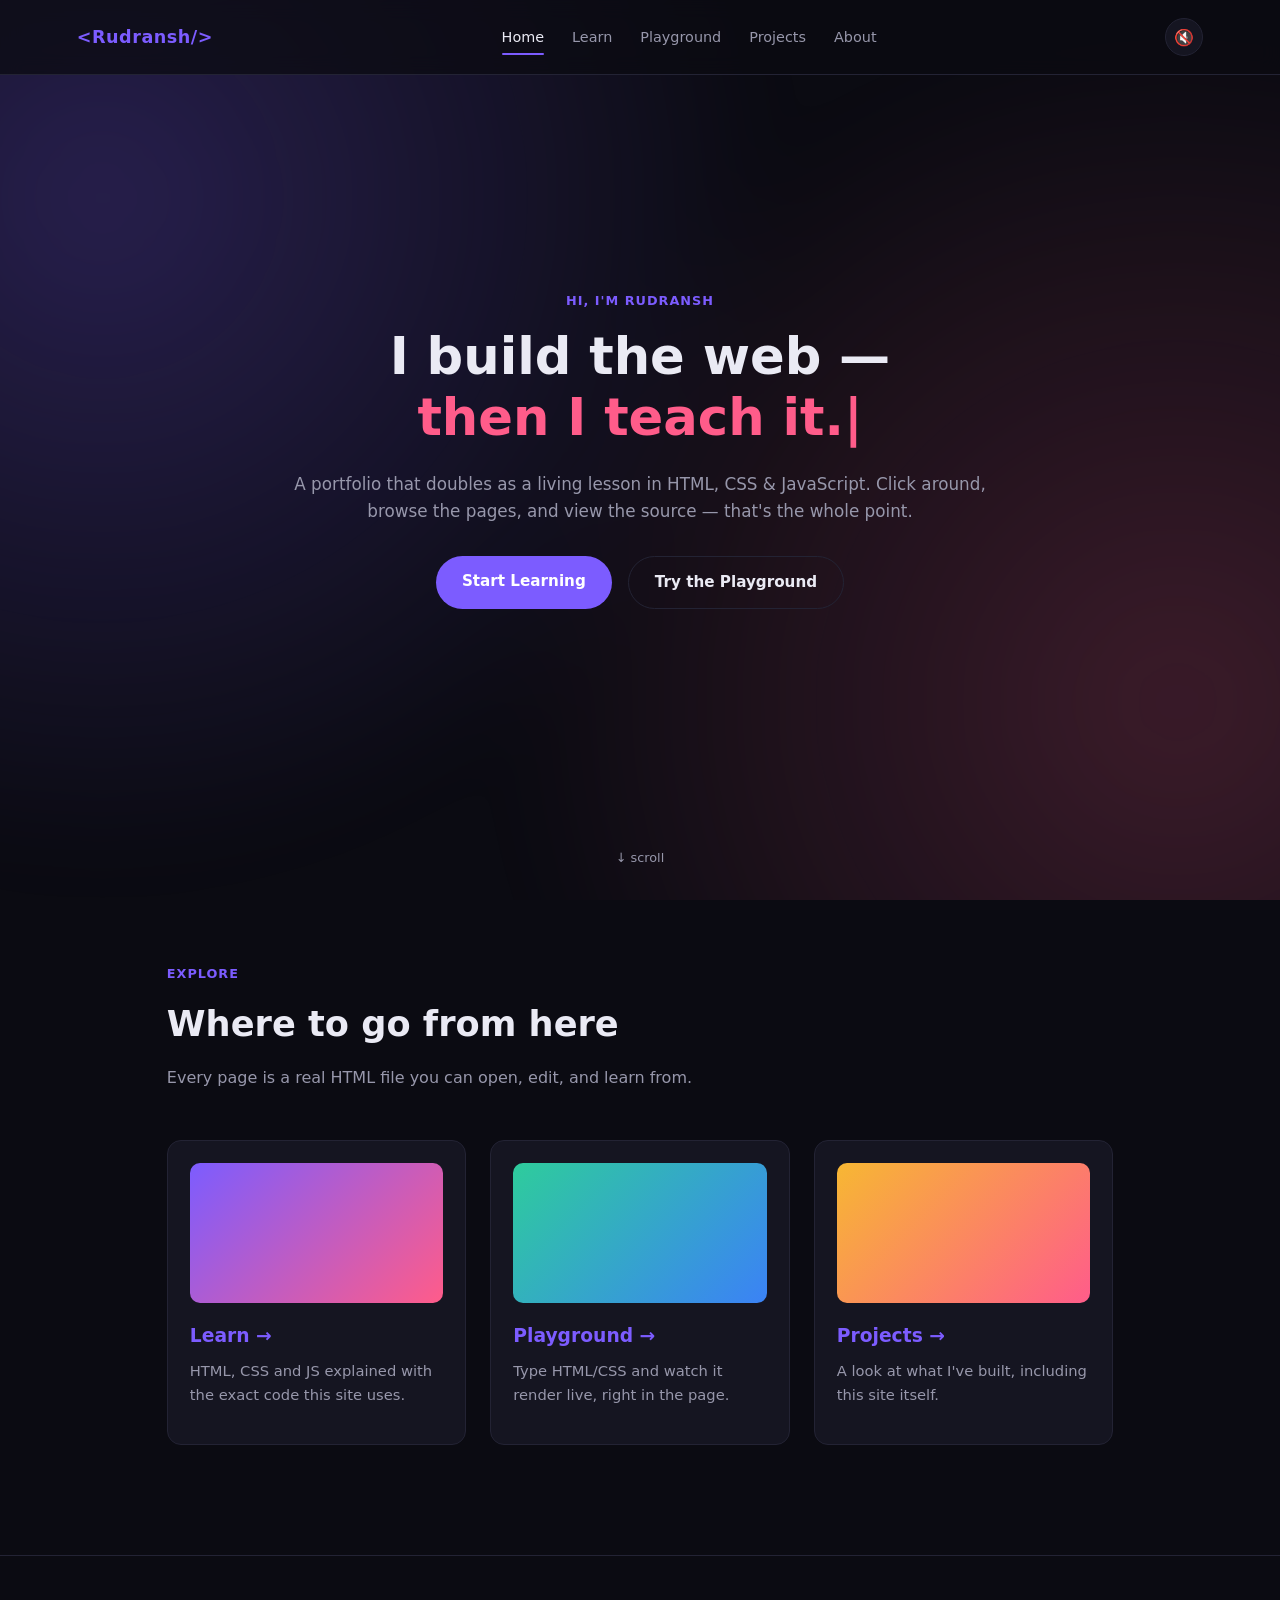
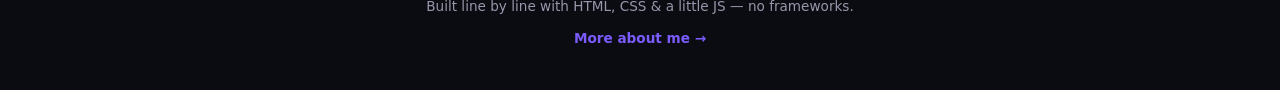
<file: index.html>
<!-- ============================================================
     HOME PAGE
     This is the entry point of the site (the file browsers load
     by default). Every page shares the same <nav> and links out
     to style.css and script.js, so changes there affect all pages.
     ============================================================ -->
<!DOCTYPE html>
<html lang="en">
<head>
  <!-- Metadata: info ABOUT the page, not shown on screen -->
  <meta charset="UTF-8">
  <meta name="viewport" content="width=device-width, initial-scale=1.0"> <!-- makes the page responsive on mobile -->
  <title>Rudransh — Code &amp; Teach</title> <!-- shown in the browser tab -->
  <link rel="stylesheet" href="style.css"> <!-- shared styling for every page -->
  <link rel="icon" href="icon.png" type="image/x-icon"> <!-- the small tab icon -->
</head>
<body data-page="home"> <!-- data-page is a custom attribute; script.js could use it to know which page it's on -->

<!-- Shared navigation bar. It's fixed to the top (see .navbar in style.css)
     and repeated, unchanged, at the top of every page for consistency. -->
<nav class="navbar">
  <a href="index.html" class="logo">&lt;Rudransh/&gt;</a>
  <ul class="nav-links">
    <li><a href="index.html">Home</a></li>
    <li><a href="learn.html">Learn</a></li>
    <li><a href="playground.html">Playground</a></li>
    <li><a href="projects.html">Projects</a></li>
    <li><a href="about.html">About</a></li>
  </ul>
  <button id="music-toggle" class="music-btn" title="Toggle background music" aria-label="Toggle background music">🔇</button>
</nav>

<!-- HERO: the big introduction section. <header> is the semantic tag for
     introductory content, distinct from <nav> above it. -->
<header class="hero">
  <div class="hero-bg"></div> <!-- purely decorative gradient background, animated in CSS -->
  <div class="hero-content">
    <p class="eyebrow">Hi, I'm Rudransh</p>
    <h1>I build the web —<br><span id="typed" class="typed"></span><span class="cursor">|</span></h1>
    <p class="hero-sub">A portfolio that doubles as a living lesson in HTML, CSS &amp; JavaScript. Click around, browse the pages, and view the source — that's the whole point.</p>
    <div class="hero-buttons">
      <a href="learn.html" class="btn btn-primary">Start Learning</a>
      <a href="playground.html" class="btn btn-outline">Try the Playground</a>
    </div>
  </div>
  <div class="scroll-hint">↓ scroll</div>
</header>

<!-- "Explore" section: three cards that double as navigation to the
     other pages. Notice each card is an <a> (link), not a <div> —
     that's what makes the whole card clickable, not just the text. -->
<section class="section">
  <div class="section-head">
    <span class="tag">Explore</span>
    <h2>Where to go from here</h2>
    <p>Every page is a real HTML file you can open, edit, and learn from.</p>
  </div>
  <div class="project-grid"> <!-- CSS Grid handles the responsive 3-column layout, see .project-grid in style.css -->
    <a href="learn.html" class="project-card link-card">
      <div class="project-thumb thumb-1"></div>
      <h3>Learn →</h3>
      <p>HTML, CSS and JS explained with the exact code this site uses.</p>
    </a>
    <a href="playground.html" class="project-card link-card">
      <div class="project-thumb thumb-2"></div>
      <h3>Playground →</h3>
      <p>Type HTML/CSS and watch it render live, right in the page.</p>
    </a>
    <a href="projects.html" class="project-card link-card">
      <div class="project-thumb thumb-3"></div>
      <h3>Projects →</h3>
      <p>A look at what I've built, including this site itself.</p>
    </a>
  </div>
</section>

<footer class="footer">
  <p>Built line by line with HTML, CSS &amp; a little JS — no frameworks.</p>
  <div class="footer-links"><a href="about.html">More about me →</a></div>
</footer>

<!-- Loaded last, right before </body>, so the HTML above is already
     parsed and available before the JS tries to select it. -->
<script src="script.js"></script>
</body>
</html>
</file>
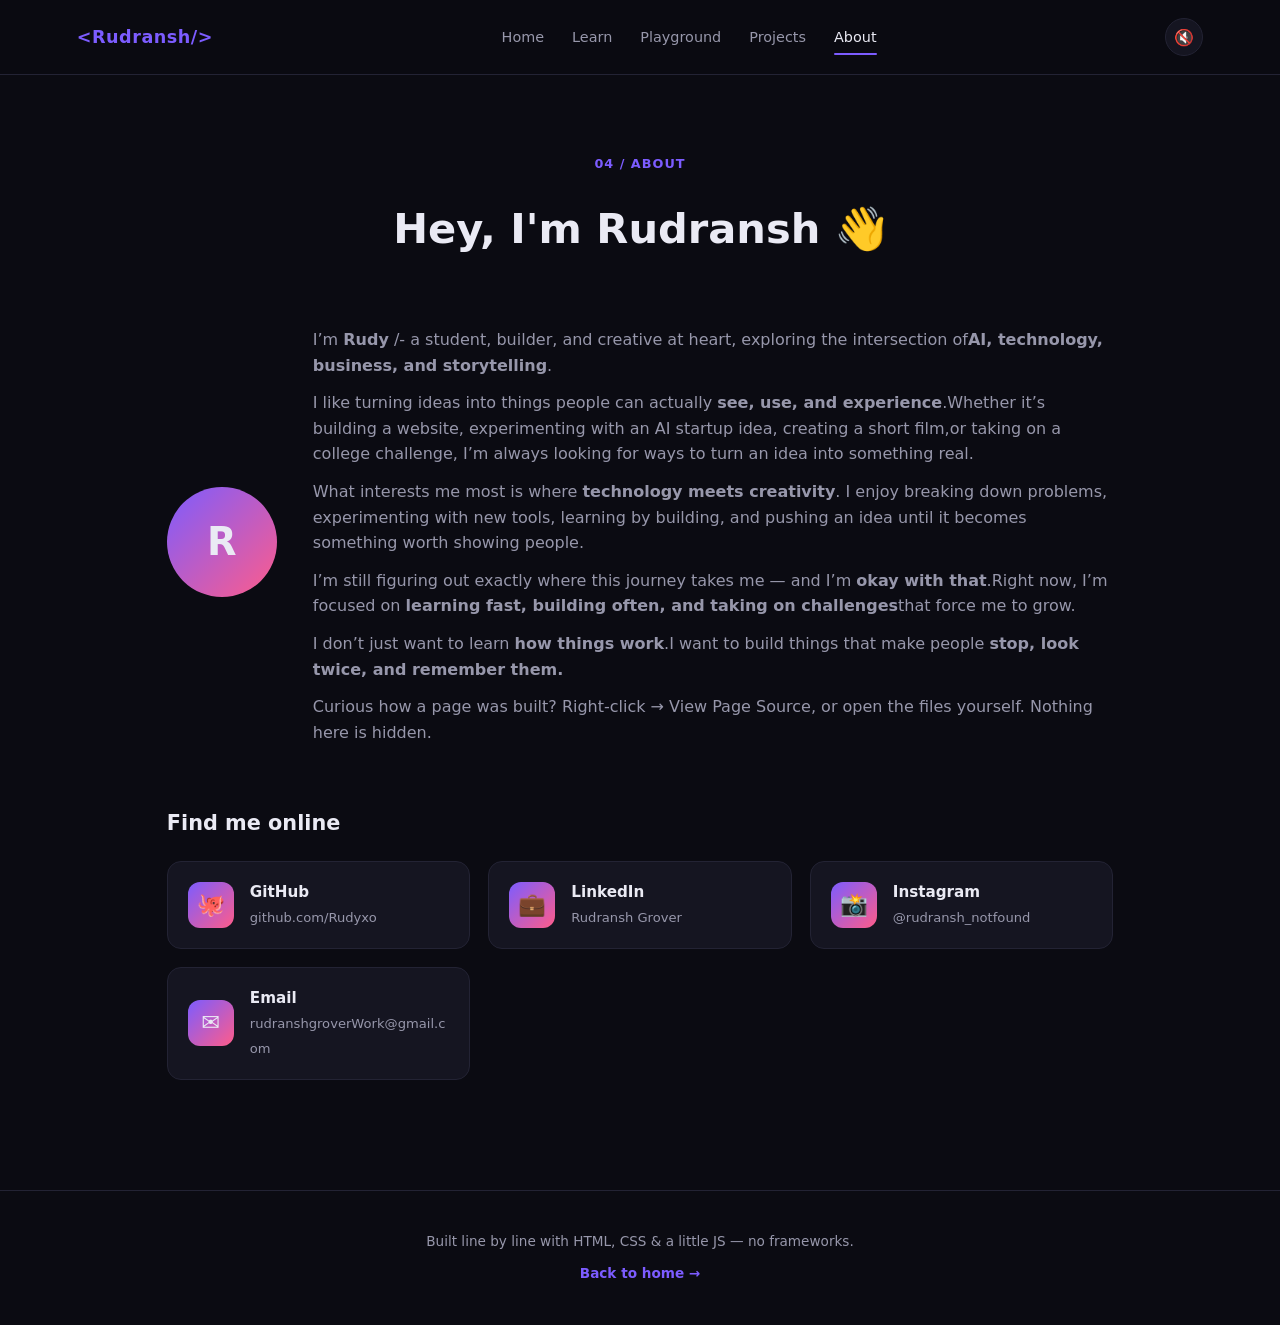
<file: about.html>
<!DOCTYPE html>
<html lang="en">
<head>
<meta charset="UTF-8">
<meta name="viewport" content="width=device-width, initial-scale=1.0">
<title>About — Rudransh</title>
<link rel="stylesheet" href="style.css">
<link rel="icon" href="icon.png" type="image/x-icon"> 
<style>
  .socials { margin-top: 50px; }
  .social-grid { display: grid; grid-template-columns: repeat(auto-fit, minmax(230px, 1fr)); gap: 18px; margin-top: 20px; }
  .social-card {
    display: flex; align-items: center; gap: 16px; padding: 18px 20px;
    background: var(--card); border: 1px solid var(--border); border-radius: var(--radius);
    transition: transform .25s ease, border-color .25s ease;
  }
  .social-card:hover { transform: translateY(-5px); border-color: var(--accent); }
  .social-icon {
    width: 46px; height: 46px; border-radius: 12px; flex-shrink: 0;
    display: flex; align-items: center; justify-content: center; font-size: 1.4rem;
    background: linear-gradient(135deg, var(--accent), var(--accent-2));
  }
  .social-card strong { display: block; font-size: .95rem; }
  .social-card span { color: var(--muted); font-size: .82rem; word-break: break-all; }
  .socials h2 { font-size: 1.3rem; }
</style>
</head>
<body data-page="about">

<nav class="navbar">
  <a href="index.html" class="logo">&lt;Rudransh/&gt;</a>
  <ul class="nav-links">
    <li><a href="index.html">Home</a></li>
    <li><a href="learn.html">Learn</a></li>
    <li><a href="playground.html">Playground</a></li>
    <li><a href="projects.html">Projects</a></li>
    <li><a href="about.html">About</a></li>
  </ul>
  <button id="music-toggle" class="music-btn" title="Toggle background music" aria-label="Toggle background music">🔇</button>
</nav>

<!-- Page banner: same purple/pink pattern reused on Learn, Playground
     and Projects, so every inner page has a consistent "title area"
     under the fixed navbar. -->
<div class="page-banner">
  <span class="tag">04 / About</span>
  <h1>Hey, I'm Rudransh 👋</h1>
</div>

<!-- Bio + socials. .about-grid is a 2-column CSS Grid: avatar on the
     left, text on the right (it stacks to 1 column on small screens,
     see the media query in style.css). -->
<section class="section about-section">
  <div class="about-grid">
    <div class="about-avatar">R</div>
    <div>
      <p>I’m <strong>Rudy</strong> /- a student, builder, and creative at heart, exploring the intersection of<strong>AI, technology, business, and storytelling</strong>.</p>
      
      <p>I like turning ideas into things people can actually <strong>see, use, and experience</strong>.Whether it’s building a website, experimenting with an AI startup idea, creating a short film,or taking on a college challenge, I’m always looking for ways to turn an idea into something real.</p>
      
      <p>What interests me most is where <strong>technology meets creativity</strong>. I enjoy breaking down problems, experimenting with new tools, learning by building, and pushing an idea until it becomes something worth showing people.</p>

      <p>I’m still figuring out exactly where this journey takes me — and I’m <strong>okay with that</strong>.Right now, I’m focused on <strong>learning fast, building often, and taking on challenges</strong>that force me to grow.</p>
      <p>I don’t just want to learn <strong>how things work</strong>.I want to build things that make people <strong>stop, look twice, and remember them.</strong></p>

      <p>Curious how a page was built? Right-click → View Page Source, or open the files yourself. Nothing here is hidden.</p>
    </div>
  </div>

  <!-- Social links. Each card is one <a> so the whole card is clickable,
       not just the icon or text inside it. target="_blank" opens in a
       new tab; rel="noopener noreferrer" is a security best practice
       whenever target="_blank" is used (stops the new tab from being
       able to access window.opener on this page). -->
  <div class="socials">
    <h2>Find me online</h2>
    <div class="social-grid">
      <a class="social-card" href="https://github.com/Rudyxo" target="_blank" rel="noopener noreferrer">
        <div class="social-icon">🐙</div>
        <div><strong>GitHub</strong><span>github.com/Rudyxo</span></div>
      </a>
      <a class="social-card" href="https://www.linkedin.com/in/rudransh-grover-a08a15386/" target="_blank" rel="noopener noreferrer">
        <div class="social-icon">💼</div>
        <div><strong>LinkedIn</strong><span>Rudransh Grover</span></div>
      </a>
      <a class="social-card" href="https://www.instagram.com/rudransh_notfound/" target="_blank" rel="noopener noreferrer">
        <div class="social-icon">📸</div>
        <div><strong>Instagram</strong><span>@rudransh_notfound</span></div>
      </a>
      <!-- mailto: is a special link scheme — clicking it opens the
           visitor's default email app with this address pre-filled. -->
      <a class="social-card" href="mailto:rudranshgroverWork@gmail.com">
        <div class="social-icon">✉️</div>
        <div><strong>Email</strong><span>rudranshgroverWork@gmail.com</span></div>
      </a>
    </div>
  </div>
</section>

<footer class="footer">
  <p>Built line by line with HTML, CSS &amp; a little JS — no frameworks.</p>
  <div class="footer-links"><a href="index.html">Back to home →</a></div>
</footer>

<script src="script.js"></script>
</body>
</html>
</file>
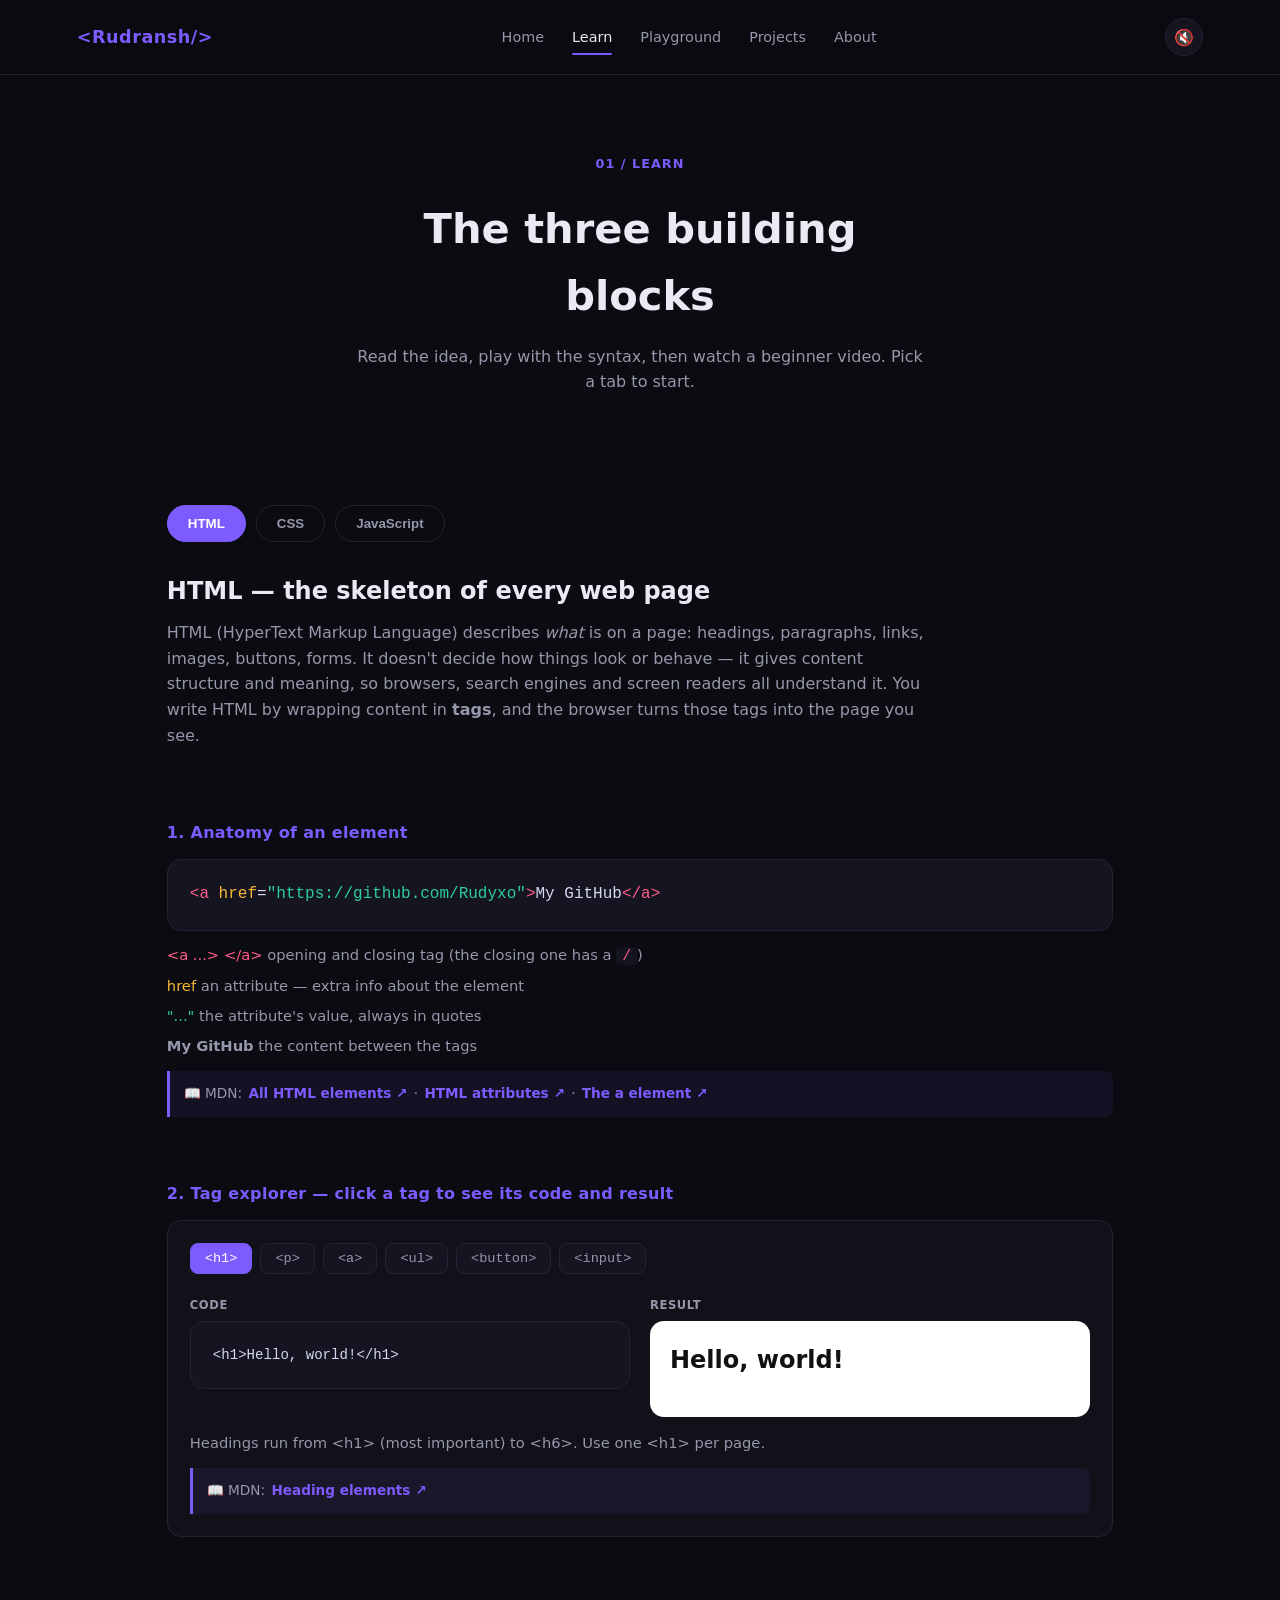
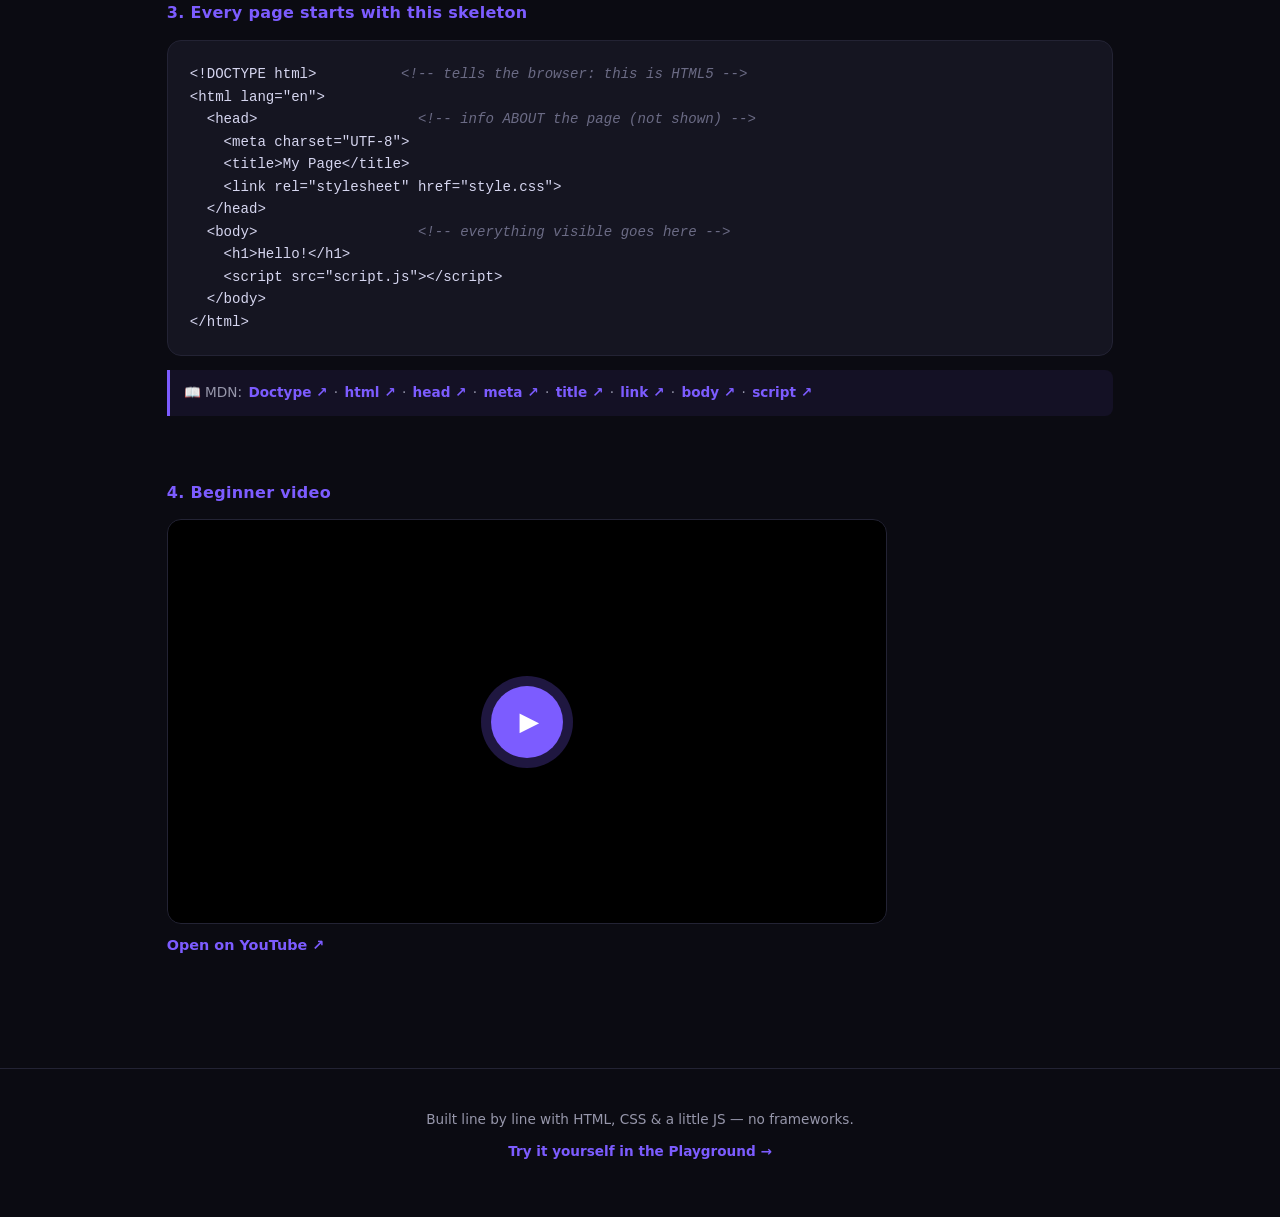
<file: learn.html>
<!DOCTYPE html>
<html lang="en">
<head>
<meta charset="UTF-8">
<meta name="viewport" content="width=device-width, initial-scale=1.0">
<title>Learn — Rudransh</title>
<link rel="stylesheet" href="style.css">
<link rel="stylesheet" href="learn.css">
  <link rel="icon" href="icon.png" type="image/x-icon">
</head>
<body data-page="learn">

<nav class="navbar">
  <a href="index.html" class="logo">&lt;Rudransh/&gt;</a>
  <ul class="nav-links">
    <li><a href="index.html">Home</a></li>
    <li><a href="learn.html">Learn</a></li>
    <li><a href="playground.html">Playground</a></li>
    <li><a href="projects.html">Projects</a></li>
    <li><a href="about.html">About</a></li>
  </ul>
  <button id="music-toggle" class="music-btn" title="Toggle background music" aria-label="Toggle background music">🔇</button>
</nav>

<div class="page-banner">
  <span class="tag">01 / Learn</span>
  <h1>The three building blocks</h1>
  <p>Read the idea, play with the syntax, then watch a beginner video. Pick a tab to start.</p>
</div>

<section class="section">
  <div class="tabs">
    <button class="tab-btn active" data-tab="html">HTML</button>
    <button class="tab-btn" data-tab="css">CSS</button>
    <button class="tab-btn" data-tab="js">JavaScript</button>
  </div>

  <div class="tab-panels">

    <!-- ================= HTML ================= -->
    <div class="tab-panel lesson active" id="panel-html">
      <h3>HTML — the skeleton of every web page</h3>
      <p class="lesson-intro">HTML (HyperText Markup Language) describes <em>what</em> is on a page: headings, paragraphs, links, images, buttons, forms. It doesn't decide how things look or behave — it gives content structure and meaning, so browsers, search engines and screen readers all understand it. You write HTML by wrapping content in <strong>tags</strong>, and the browser turns those tags into the page you see.</p>

      <br>
      <h4 class="lesson-h">1. Anatomy of an element</h4>
      <pre class="code-block anatomy"><code><span class="tok-tag">&lt;a</span> <span class="tok-attr">href</span>=<span class="tok-val">"https://github.com/Rudyxo"</span><span class="tok-tag">&gt;</span>My GitHub<span class="tok-tag">&lt;/a&gt;</span></code></pre>
      <ul class="legend">
        <li><span class="tok-tag">&lt;a ...&gt; &lt;/a&gt;</span> opening and closing tag (the closing one has a <code>/</code>)</li>
        <li><span class="tok-attr">href</span> an attribute — extra info about the element</li>
        <li><span class="tok-val">"..."</span> the attribute's value, always in quotes</li>
        <li><strong>My GitHub</strong> the content between the tags</li>
      </ul>
      <p class="mdn-row">📖 MDN: <a href="https://developer.mozilla.org/en-US/docs/Web/HTML/Element" target="_blank" rel="noopener noreferrer">All HTML elements ↗</a> · <a href="https://developer.mozilla.org/en-US/docs/Web/HTML/Attributes" target="_blank" rel="noopener noreferrer">HTML attributes ↗</a> · <a href="https://developer.mozilla.org/en-US/docs/Web/HTML/Element/a" target="_blank" rel="noopener noreferrer">The a element ↗</a></p>
      
      <br>

      <h4 class="lesson-h">2. Tag explorer — click a tag to see its code and result</h4>
      <div class="explorer">
        <div class="chip-row" id="tag-chips">
          <button class="chip active" data-tag="h1">&lt;h1&gt;</button>
          <button class="chip" data-tag="p">&lt;p&gt;</button>
          <button class="chip" data-tag="a">&lt;a&gt;</button>
          <button class="chip" data-tag="ul">&lt;ul&gt;</button>
          <button class="chip" data-tag="button">&lt;button&gt;</button>
          <button class="chip" data-tag="input">&lt;input&gt;</button>
        </div>
        <div class="explorer-grid">
          <div>
            <span class="mini-label">Code</span>
            <pre class="code-block"><code id="tag-code"></code></pre>
          </div>
          <div>
            <span class="mini-label">Result</span>
            <div class="demo-box" id="tag-demo"></div>
          </div>
        </div>
        <p class="note" id="tag-note"></p>
      </div>

      <br>

      <h4 class="lesson-h">3. Every page starts with this skeleton</h4>
      <pre class="code-block"><code>&lt;!DOCTYPE html&gt;          <span class="tok-com">&lt;!-- tells the browser: this is HTML5 --&gt;</span>
&lt;html lang="en"&gt;
  &lt;head&gt;                   <span class="tok-com">&lt;!-- info ABOUT the page (not shown) --&gt;</span>
    &lt;meta charset="UTF-8"&gt;
    &lt;title&gt;My Page&lt;/title&gt;
    &lt;link rel="stylesheet" href="style.css"&gt;
  &lt;/head&gt;
  &lt;body&gt;                   <span class="tok-com">&lt;!-- everything visible goes here --&gt;</span>
    &lt;h1&gt;Hello!&lt;/h1&gt;
    &lt;script src="script.js"&gt;&lt;/script&gt;
  &lt;/body&gt;
&lt;/html&gt;</code></pre>
      <p class="mdn-row">📖 MDN: <a href="https://developer.mozilla.org/en-US/docs/Glossary/Doctype" target="_blank" rel="noopener noreferrer">Doctype ↗</a> · <a href="https://developer.mozilla.org/en-US/docs/Web/HTML/Element/html" target="_blank" rel="noopener noreferrer">html ↗</a> · <a href="https://developer.mozilla.org/en-US/docs/Web/HTML/Element/head" target="_blank" rel="noopener noreferrer">head ↗</a> · <a href="https://developer.mozilla.org/en-US/docs/Web/HTML/Element/meta" target="_blank" rel="noopener noreferrer">meta ↗</a> · <a href="https://developer.mozilla.org/en-US/docs/Web/HTML/Element/title" target="_blank" rel="noopener noreferrer">title ↗</a> · <a href="https://developer.mozilla.org/en-US/docs/Web/HTML/Element/link" target="_blank" rel="noopener noreferrer">link ↗</a> · <a href="https://developer.mozilla.org/en-US/docs/Web/HTML/Element/body" target="_blank" rel="noopener noreferrer">body ↗</a> · <a href="https://developer.mozilla.org/en-US/docs/Web/HTML/Element/script" target="_blank" rel="noopener noreferrer">script ↗</a></p>
        
      <br>

      <h4 class="lesson-h">4. Beginner video</h4>
      <div class="video-card" data-video="kUMe1FH4CHE">
        <div class="video-thumb" role="button" tabindex="0" aria-label="Play HTML beginner video"><span class="play-btn">▶</span></div>
        <a class="video-link" href="https://youtu.be/kUMe1FH4CHE" target="_blank" rel="noopener noreferrer">Open on YouTube ↗</a>
      </div>
    </div>

    <!-- ================= CSS ================= -->
    <div class="tab-panel lesson" id="panel-css">
      <h3>CSS — the styling layer</h3>
      <p class="lesson-intro">CSS (Cascading Style Sheets) controls how HTML looks: colours, fonts, spacing, layout, animation and responsiveness. The idea is simple — <strong>select</strong> an element, then <strong>declare</strong> how it should look. "Cascading" means that when several rules apply to the same element, the browser has clear rules for which one wins (later and more specific rules beat earlier and vaguer ones).</p>

      <br>
      <h4 class="lesson-h">1. Anatomy of a rule</h4>
      <pre class="code-block anatomy"><code><span class="tok-tag">.card</span> {
  <span class="tok-attr">background</span>: <span class="tok-val">#151521</span>;
  <span class="tok-attr">border-radius</span>: <span class="tok-val">14px</span>;
}</code></pre>
      <ul class="legend">
        <li><span class="tok-tag">.card</span> the selector — which elements to style</li>
        <li><span class="tok-attr">background</span> a property — what to change</li>
        <li><span class="tok-val">#151521</span> the value — what to change it to</li>
        <li>Each declaration ends with <code>;</code> and the whole block sits inside <code>{ }</code></li>
      </ul>
      <p class="mdn-row">📖 MDN: <a href="https://developer.mozilla.org/en-US/docs/Web/CSS/Reference" target="_blank" rel="noopener noreferrer">CSS reference (every property) ↗</a> · <a href="https://developer.mozilla.org/en-US/docs/Web/CSS/CSS_cascade" target="_blank" rel="noopener noreferrer">The cascade ↗</a> · <a href="https://developer.mozilla.org/en-US/docs/Web/CSS/Specificity" target="_blank" rel="noopener noreferrer">Specificity ↗</a></p>

      <br>
      <h4 class="lesson-h">2. Style lab — drag the controls, watch the box and the code</h4>
      <div class="explorer">
        <div class="explorer-grid">
          <div class="lab-controls">
            <label>Background <input type="color" id="lab-bg" value="#7c5cff"></label>
            <label>border-radius: <output id="out-radius">14px</output><input type="range" id="lab-radius" min="0" max="60" value="14"></label>
            <label>padding: <output id="out-pad">24px</output><input type="range" id="lab-pad" min="0" max="60" value="24"></label>
            <label>box-shadow blur: <output id="out-shadow">20px</output><input type="range" id="lab-shadow" min="0" max="50" value="20"></label>
          </div>
          <div class="lab-stage"><div id="lab-box">I'm a styled box</div></div>
        </div>
        <span class="mini-label">Generated CSS</span>
        <pre class="code-block"><code id="lab-code"></code></pre>
        <p class="mdn-row">📖 MDN: <a href="https://developer.mozilla.org/en-US/docs/Web/CSS/background" target="_blank" rel="noopener noreferrer">background ↗</a> · <a href="https://developer.mozilla.org/en-US/docs/Web/CSS/border-radius" target="_blank" rel="noopener noreferrer">border-radius ↗</a> · <a href="https://developer.mozilla.org/en-US/docs/Web/CSS/padding" target="_blank" rel="noopener noreferrer">padding ↗</a> · <a href="https://developer.mozilla.org/en-US/docs/Web/CSS/box-shadow" target="_blank" rel="noopener noreferrer">box-shadow ↗</a></p>
      </div>
      
      <br>

      <h4 class="lesson-h">3. Selectors you'll use every day</h4>
      <div class="card-grid">
        <div class="syntax-card"><h5>Element</h5><pre><code>p { color: gray; }</code></pre><p>Styles every &lt;p&gt; on the page.</p></div>
        <div class="syntax-card"><h5>Class</h5><pre><code>.card { padding: 20px; }</code></pre><p>Styles anything with class="card". Reusable.</p></div>
        <div class="syntax-card"><h5>ID</h5><pre><code>#logo { font-size: 2rem; }</code></pre><p>Styles the one element with id="logo". Unique.</p></div>
        <div class="syntax-card"><h5>Hover</h5><pre><code>button:hover { opacity: .8; }</code></pre><p>Applies only while the mouse is over it.</p></div>
      </div>

      <p class="mdn-row">📖 MDN: <a href="https://developer.mozilla.org/en-US/docs/Web/CSS/CSS_selectors" target="_blank" rel="noopener noreferrer">All selectors ↗</a> · <a href="https://developer.mozilla.org/en-US/docs/Web/CSS/Type_selectors" target="_blank" rel="noopener noreferrer">Element ↗</a> · <a href="https://developer.mozilla.org/en-US/docs/Web/CSS/Class_selectors" target="_blank" rel="noopener noreferrer">Class ↗</a> · <a href="https://developer.mozilla.org/en-US/docs/Web/CSS/ID_selectors" target="_blank" rel="noopener noreferrer">ID ↗</a> · <a href="https://developer.mozilla.org/en-US/docs/Web/CSS/:hover" target="_blank" rel="noopener noreferrer">:hover ↗</a></p>

      <br>

      <h4 class="lesson-h">4. Layout in two lines</h4>
      <div class="card-grid two">
        <div class="syntax-card"><h5>Flexbox — one direction</h5><pre><code>.row {
  display: flex;
  gap: 16px;
  justify-content: center;
}</code></pre></div>
        <div class="syntax-card"><h5>Grid — rows and columns</h5><pre><code>.grid {
  display: grid;
  grid-template-columns: 1fr 1fr 1fr;
  gap: 16px;
}</code></pre></div>
      </div>

      <p class="mdn-row">📖 MDN: <a href="https://developer.mozilla.org/en-US/docs/Web/CSS/CSS_flexible_box_layout" target="_blank" rel="noopener noreferrer">Flexbox guide ↗</a> · <a href="https://developer.mozilla.org/en-US/docs/Web/CSS/CSS_grid_layout" target="_blank" rel="noopener noreferrer">Grid guide ↗</a> · <a href="https://developer.mozilla.org/en-US/docs/Web/CSS/display" target="_blank" rel="noopener noreferrer">display ↗</a> · <a href="https://developer.mozilla.org/en-US/docs/Web/CSS/gap" target="_blank" rel="noopener noreferrer">gap ↗</a> · <a href="https://developer.mozilla.org/en-US/docs/Web/CSS/justify-content" target="_blank" rel="noopener noreferrer">justify-content ↗</a> · <a href="https://developer.mozilla.org/en-US/docs/Web/CSS/grid-template-columns" target="_blank" rel="noopener noreferrer">grid-template-columns ↗</a></p>

      <br>

      <h4 class="lesson-h">5. Beginner video</h4>
      <div class="video-card" data-video="OXGznpKZ_sA">
        <div class="video-thumb" role="button" tabindex="0" aria-label="Play CSS beginner video"><span class="play-btn">▶</span></div>
        <a class="video-link" href="https://youtu.be/OXGznpKZ_sA" target="_blank" rel="noopener noreferrer">Open on YouTube ↗</a>
      </div>
    </div>

    <!-- ================= JS ================= -->
    <div class="tab-panel lesson" id="panel-js">
      <h3>JavaScript — the behaviour</h3>
      <p class="lesson-intro">JavaScript is a real programming language that runs inside the browser. Where HTML is structure and CSS is looks, JS is <strong>what happens</strong>: reacting to clicks, changing text, validating forms, playing sound, fetching data. It works by storing information in <strong>variables</strong>, making decisions with <strong>conditions</strong>, repeating work with <strong>loops</strong>, and bundling steps into <strong>functions</strong>.</p>
      
      <br>

      <h4 class="lesson-h">1. The five ideas behind almost every program</h4>
      <div class="card-grid">
        <div class="syntax-card"><h5>Variables</h5><pre><code>let name = "Rudransh";
const year = 2026;</code></pre><p><code>let</code> can change later, <code>const</code> can't.</p></div>
        <div class="syntax-card"><h5>Functions</h5><pre><code>function add(a, b) {
  return a + b;
}</code></pre><p>Reusable steps. Input in, result out.</p></div>
        <div class="syntax-card"><h5>Conditions</h5><pre><code>if (score &gt;= 60) {
  ...
} else { ... }</code></pre><p>Do different things in different cases.</p></div>
        <div class="syntax-card"><h5>Loops</h5><pre><code>for (let i = 1; i &lt;= 5; i++) {
  ...
}</code></pre><p>Repeat without copy-pasting.</p></div>
      </div>

      <p class="mdn-row">📖 MDN: <a href="https://developer.mozilla.org/en-US/docs/Web/JavaScript" target="_blank" rel="noopener noreferrer">JavaScript hub ↗</a> · <a href="https://developer.mozilla.org/en-US/docs/Web/JavaScript/Reference/Statements/let" target="_blank" rel="noopener noreferrer">let ↗</a> · <a href="https://developer.mozilla.org/en-US/docs/Web/JavaScript/Reference/Statements/const" target="_blank" rel="noopener noreferrer">const ↗</a> · <a href="https://developer.mozilla.org/en-US/docs/Web/JavaScript/Reference/Statements/function" target="_blank" rel="noopener noreferrer">function ↗</a> · <a href="https://developer.mozilla.org/en-US/docs/Web/JavaScript/Reference/Statements/if...else" target="_blank" rel="noopener noreferrer">if...else ↗</a> · <a href="https://developer.mozilla.org/en-US/docs/Web/JavaScript/Reference/Statements/for" target="_blank" rel="noopener noreferrer">for ↗</a></p>

      <br

      <h4 class="lesson-h">2. Run it yourself — pick an example or edit the code</h4>
      <div class="explorer">
        <div class="chip-row" id="js-chips">
          <button class="chip active" data-snippet="variables">Variables</button>
          <button class="chip" data-snippet="function">Function</button>
          <button class="chip" data-snippet="condition">Condition</button>
          <button class="chip" data-snippet="loop">Loop</button>
          <button class="chip" data-snippet="array">Array</button>
        </div>
        <div class="explorer-grid">
          <div>
            <span class="mini-label">Code (editable)</span>
            <textarea id="js-code" spellcheck="false"></textarea>
            <button class="btn btn-primary run-btn" id="js-run">▶ Run</button>
          </div>
          <div>
            <span class="mini-label">Output</span>
            <pre class="code-block output" id="js-out">Press Run…</pre>
          </div>
        </div>
      </div>

      <br>

      <h4 class="lesson-h">3. Talking to the page (the DOM)</h4>
      <pre class="code-block"><code><span class="tok-com">// 1. find an element</span>
const btn = document.querySelector('#music-toggle');

<span class="tok-com">// 2. listen for an event</span>
btn.addEventListener('click', () =&gt; {
  <span class="tok-com">// 3. change something</span>
  btn.classList.toggle('playing');
});</code></pre>
      <p class="mdn-row">📖 MDN: <a href="https://developer.mozilla.org/en-US/docs/Web/API/Document_Object_Model" target="_blank" rel="noopener noreferrer">What is the DOM? ↗</a> · <a href="https://developer.mozilla.org/en-US/docs/Web/API/Document/querySelector" target="_blank" rel="noopener noreferrer">querySelector ↗</a> · <a href="https://developer.mozilla.org/en-US/docs/Web/API/EventTarget/addEventListener" target="_blank" rel="noopener noreferrer">addEventListener ↗</a> · <a href="https://developer.mozilla.org/en-US/docs/Web/API/Element/classList" target="_blank" rel="noopener noreferrer">classList ↗</a></p>
      
      <br>

      <h4 class="lesson-h">4. Beginner video</h4>
      <div class="video-card" data-video="EerdGm-ehJQ">
        <div class="video-thumb" role="button" tabindex="0" aria-label="Play JavaScript beginner video"><span class="play-btn">▶</span></div>
        <a class="video-link" href="https://youtu.be/EerdGm-ehJQ" target="_blank" rel="noopener noreferrer">Open on YouTube ↗</a>
      </div>
    </div>

  </div>
</section>

<footer class="footer">
  <p>Built line by line with HTML, CSS &amp; a little JS — no frameworks.</p>
  <div class="footer-links"><a href="playground.html">Try it yourself in the Playground →</a></div>
</footer>

<script src="script.js"></script>
<script src="learn.js"></script>
</body>
</html>
</file>
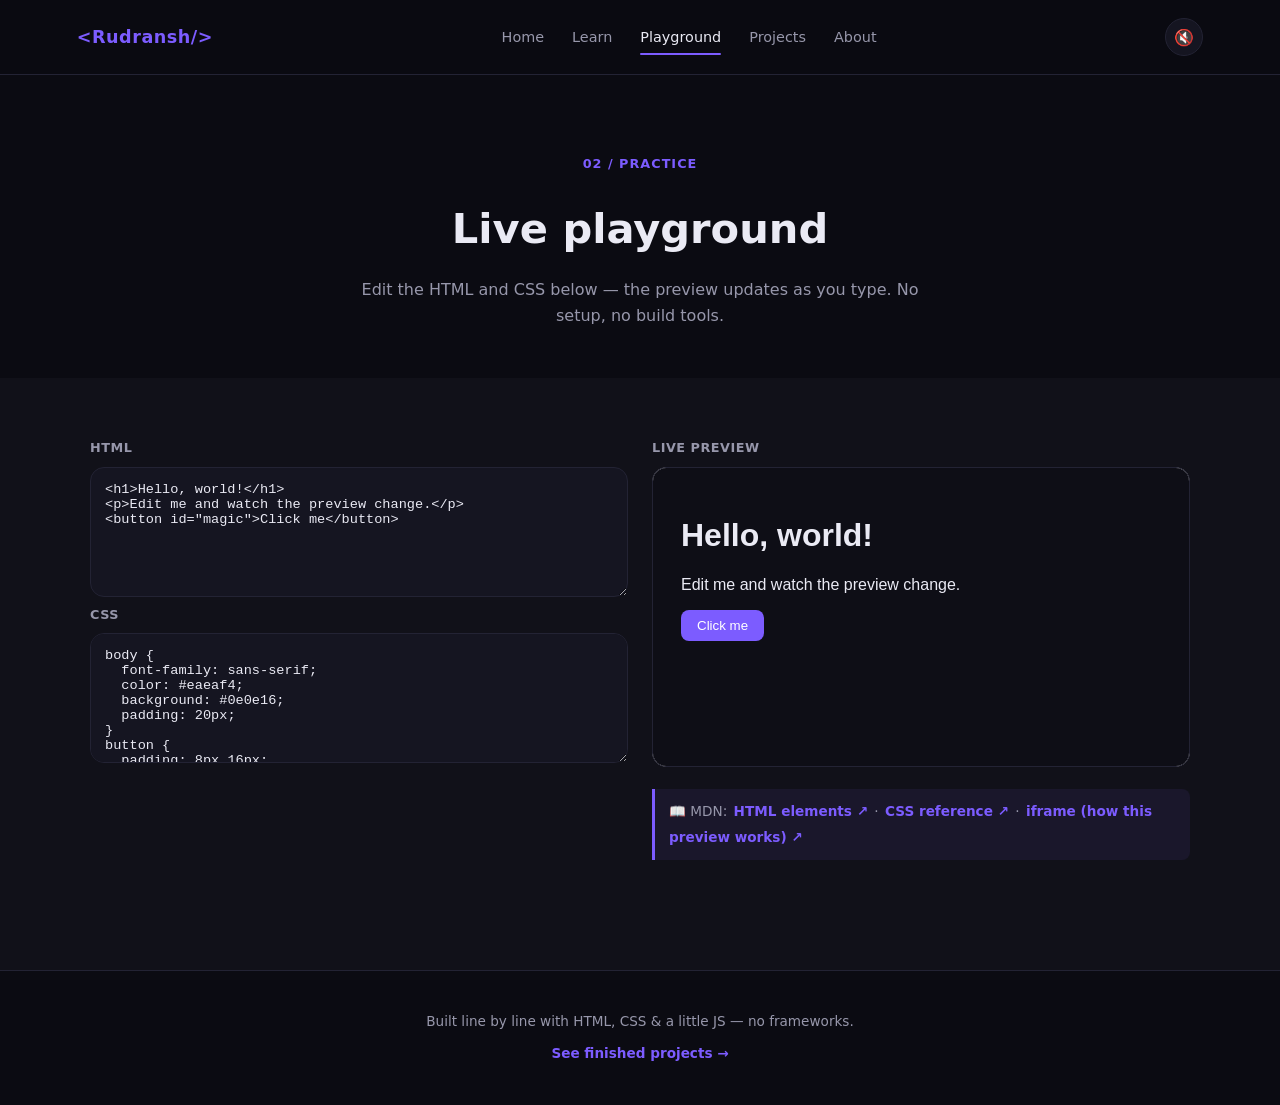
<file: playground.html>
<!DOCTYPE html>
<html lang="en">
<head>
<meta charset="UTF-8">
<meta name="viewport" content="width=device-width, initial-scale=1.0">
<title>Playground — Rudransh</title>
<link rel="stylesheet" href="style.css">
  <link rel="icon" href="icon.png" type="image/x-icon"> 
</head>
<body data-page="playground">

<nav class="navbar">
  <a href="index.html" class="logo">&lt;Rudransh/&gt;</a>
  <ul class="nav-links">
    <li><a href="index.html">Home</a></li>
    <li><a href="learn.html">Learn</a></li>
    <li><a href="playground.html">Playground</a></li>
    <li><a href="projects.html">Projects</a></li>
    <li><a href="about.html">About</a></li>
  </ul>
  <button id="music-toggle" class="music-btn" title="Toggle background music" aria-label="Toggle background music">🔇</button>
</nav>

<div class="page-banner">
  <span class="tag">02 / Practice</span>
  <h1>Live playground</h1>
  <p>Edit the HTML and CSS below — the preview updates as you type. No setup, no build tools.</p>
</div>

<!-- Live code playground. The two <textarea> elements hold whatever the
     visitor types; script.js listens for the 'input' event on each one
     and rebuilds the <iframe> below using its srcdoc attribute, which
     lets you feed raw HTML into an iframe without a separate file.
     See updatePreview() in script.js for the actual logic. -->
<section class="section section-dark">
  <div class="playground">
    <div class="editor-col">
      <label for="html-input">HTML</label>
      <textarea id="html-input" spellcheck="false">&lt;h1&gt;Hello, world!&lt;/h1&gt;
&lt;p&gt;Edit me and watch the preview change.&lt;/p&gt;
&lt;button id="magic"&gt;Click me&lt;/button&gt;</textarea>

      <label for="css-input">CSS</label>
      <textarea id="css-input" spellcheck="false">body {
  font-family: sans-serif;
  color: #eaeaf4;
  background: #0e0e16;
  padding: 20px;
}
button {
  padding: 8px 16px;
  border-radius: 8px;
  border: none;
  background: #7c5cff;
  color: white;
  cursor: pointer;
}</textarea>
    </div>
    <div class="preview-col">
      <label>Live preview</label>
      <!-- Starts empty; script.js fills preview.srcdoc as soon as the
           page loads and again on every keystroke in the textareas. -->
      <iframe id="preview" title="live preview"></iframe>
      <p class="mdn-row">📖 MDN: <a href="https://developer.mozilla.org/en-US/docs/Web/HTML/Element" target="_blank" rel="noopener noreferrer">HTML elements ↗</a> · <a href="https://developer.mozilla.org/en-US/docs/Web/CSS/Reference" target="_blank" rel="noopener noreferrer">CSS reference ↗</a> · <a href="https://developer.mozilla.org/en-US/docs/Web/HTML/Element/iframe" target="_blank" rel="noopener noreferrer">iframe (how this preview works) ↗</a></p>
    </div>
  </div>
</section>

<footer class="footer">
  <p>Built line by line with HTML, CSS &amp; a little JS — no frameworks.</p>
  <div class="footer-links"><a href="projects.html">See finished projects →</a></div>
</footer>

<script src="script.js"></script>
</body>
</html>
</file>
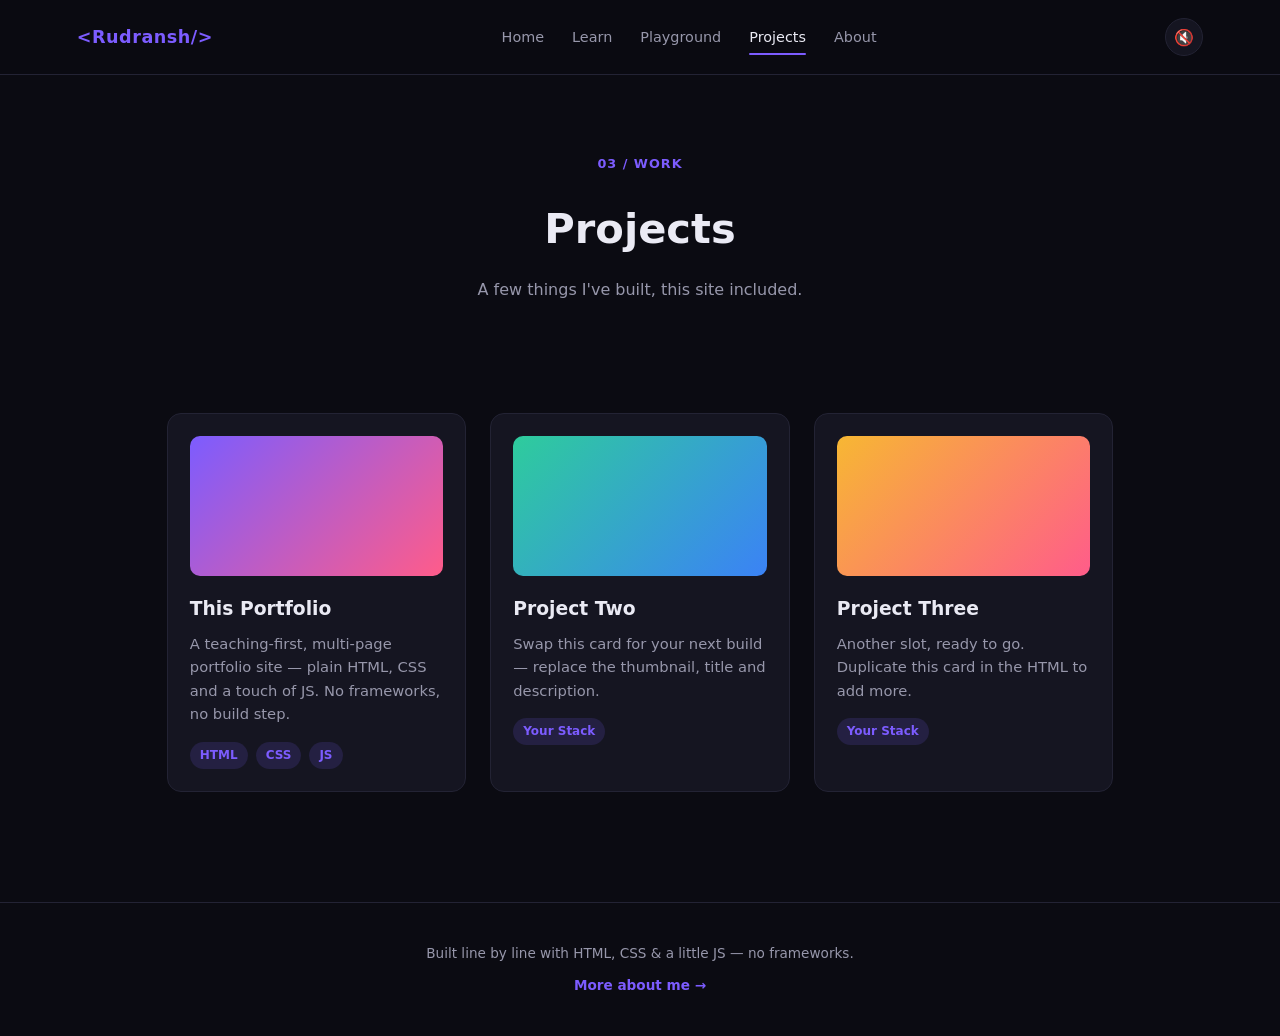
<file: projects.html>
<!DOCTYPE html>
<html lang="en">
<head>
<meta charset="UTF-8">
<meta name="viewport" content="width=device-width, initial-scale=1.0">
<title>Projects — Rudransh</title>
<link rel="stylesheet" href="style.css">
  <link rel="icon" href="icon.png" type="image/x-icon"> 
</head>
<body data-page="projects">

<nav class="navbar">
  <a href="index.html" class="logo">&lt;Rudransh/&gt;</a>
  <ul class="nav-links">
    <li><a href="index.html">Home</a></li>
    <li><a href="learn.html">Learn</a></li>
    <li><a href="playground.html">Playground</a></li>
    <li><a href="projects.html">Projects</a></li>
    <li><a href="about.html">About</a></li>
  </ul>
  <button id="music-toggle" class="music-btn" title="Toggle background music" aria-label="Toggle background music">🔇</button>
</nav>

<div class="page-banner">
  <span class="tag">03 / Work</span>
  <h1>Projects</h1>
  <p>A few things I've built, this site included.</p>
</div>

<!-- Each project is an <article> — the semantic tag for a self-contained
     piece of content that would still make sense on its own (as opposed
     to <div>, which carries no meaning). Duplicate one whole <article>
     block to add a new project card; the CSS Grid in .project-grid
     reflows automatically, no layout code needed. -->
<section class="section">
  <div class="project-grid">
    <article class="project-card">
      <div class="project-thumb thumb-1"></div>
      <h3>This Portfolio</h3>
      <p>A teaching-first, multi-page portfolio site — plain HTML, CSS and a touch of JS. No frameworks, no build step.</p>
      <div class="project-tags"><span>HTML</span><span>CSS</span><span>JS</span></div>
    </article>

    <!-- TODO: replace these two placeholders with real projects —
         swap the thumbnail class (thumb-2/thumb-3 are just CSS
         gradients in style.css), title, description and tags. -->
    <article class="project-card">
      <div class="project-thumb thumb-2"></div>
      <h3>Project Two</h3>
      <p>Swap this card for your next build — replace the thumbnail, title and description.</p>
      <div class="project-tags"><span>Your Stack</span></div>
    </article>
    <article class="project-card">
      <div class="project-thumb thumb-3"></div>
      <h3>Project Three</h3>
      <p>Another slot, ready to go. Duplicate this card in the HTML to add more.</p>
      <div class="project-tags"><span>Your Stack</span></div>
    </article>
  </div>
</section>

<footer class="footer">
  <p>Built line by line with HTML, CSS &amp; a little JS — no frameworks.</p>
  <div class="footer-links"><a href="about.html">More about me →</a></div>
</footer>

<script src="script.js"></script>
</body>
</html>
</file>
<file: style.css>
/* ==================================================================
   HOW THIS FILE IS ORGANISED
   One section per part of the page (Navbar, Hero, Playground, etc),
   each starting with a comment banner like the one below. Scroll to
   the section that matches what you're looking at in the browser.
   ================================================================== */

/* ---------- Reset & base ---------- */
/* The universal selector * targets every element on the page.
   Browsers give elements default margin/padding that differs between
   browsers — zeroing them out first gives a predictable, consistent
   starting point to build styles on top of. box-sizing: border-box
   makes padding and border count INSIDE an element's declared width,
   instead of adding to it — this avoids a lot of layout surprises. */
* { margin: 0; padding: 0; box-sizing: border-box; }

/* CSS custom properties ("variables"), declared on :root so they're
   available to every element on the page. Change a colour here once
   and it updates everywhere it's used via var(--name) below. */
:root {
  --bg: #0b0b12;
  --bg-alt: #111119;
  --text: #eaeaf4;
  --muted: #9797ab;
  --accent: #7c5cff;
  --accent-2: #ff5c8a;
  --card: #151521;
  --border: #232334;
  --radius: 14px;
}

html { scroll-behavior: smooth; } /* animates jumps to #anchors instead of snapping instantly */

body {
  font-family: 'Segoe UI', system-ui, -apple-system, sans-serif;
  background: var(--bg);
  color: var(--text);
  line-height: 1.6;
}

a { color: inherit; text-decoration: none; }
ul { list-style: none; }
code { font-family: 'Consolas', 'Courier New', monospace; }

/* ---------- Navbar ---------- */
/* position: fixed pins the navbar to the viewport, so it stays on
   screen while the rest of the page scrolls underneath it.
   backdrop-filter: blur() blurs whatever is BEHIND this element —
   that's what gives the "frosted glass" effect as content scrolls
   under a semi-transparent (rgba with alpha 0.75) background.
   z-index: 100 keeps it stacked above everything else on the page. */
.navbar {
  position: fixed;
  top: 0; left: 0; right: 0; /* stretches it full-width, pinned to the top */
  display: flex; /* lays logo, links and button out in a single row */
  justify-content: space-between; /* pushes logo left, button right, links fill the middle */
  align-items: center;
  padding: 18px 6%;
  background: rgba(11, 11, 18, 0.75); /* rgba = red, green, blue, alpha(opacity) */
  backdrop-filter: blur(10px);
  border-bottom: 1px solid var(--border);
  z-index: 100;
  gap: 20px;
}
.logo { font-weight: 700; font-size: 1.1rem; letter-spacing: 0.5px; color: var(--accent); }
.nav-links { display: flex; gap: 28px; flex: 1; justify-content: center; }
.nav-links a {
  font-size: 0.9rem;
  color: var(--muted);
  transition: color 0.2s ease;
  position: relative;
  padding-bottom: 4px;
}
.nav-links a:hover { color: var(--text); }
.nav-links a.active {
  color: var(--text);
}
.nav-links a.active::after {
  content: "";
  position: absolute;
  left: 0; right: 0; bottom: -6px;
  height: 2px;
  background: var(--accent);
  border-radius: 2px;
}
.music-btn {
  background: var(--card);
  border: 1px solid var(--border);
  color: var(--text);
  width: 38px; height: 38px;
  border-radius: 50%;
  cursor: pointer;
  font-size: 1rem;
  transition: border-color 0.2s ease, transform 0.2s ease;
}
.music-btn:hover { border-color: var(--accent); transform: scale(1.06); }
.music-btn.playing { border-color: var(--accent); }

@media (max-width: 700px) {
  .nav-links { gap: 14px; font-size: 0.85rem; }
}

/* ---------- Hero ---------- */
/* min-height: 100vh makes the hero fill the full viewport height on
   first load — 1vh = 1% of the browser window's height. */
.hero {
  position: relative;
  min-height: 100vh;
  display: flex;
  flex-direction: column;
  align-items: center;
  justify-content: center;
  text-align: center;
  padding: 0 6%;
  overflow: hidden;
}
.hero-bg {
  position: absolute;
  inset: -20%; /* shorthand for top/right/bottom/left: -20%, oversized so the blur never shows a hard edge */
  background:
    radial-gradient(circle at 20% 30%, rgba(124,92,255,0.25), transparent 40%),
    radial-gradient(circle at 80% 70%, rgba(255,92,138,0.2), transparent 40%);
  filter: blur(40px); /* softens the gradients into a glow instead of hard circles */
  animation: drift 14s ease-in-out infinite alternate; /* runs the @keyframes below, forever, back and forth */
  z-index: 0;
}
/* @keyframes defines an animation's steps by name ("drift"), referenced
   above by animation: drift .... "from"/"to" are shorthand for 0%/100%;
   you can also use percentages (0%, 50%, 100%) for more steps. */
@keyframes drift {
  from { transform: translate(0,0) scale(1); }
  to   { transform: translate(3%, -3%) scale(1.05); }
}
.hero-content { position: relative; z-index: 1; max-width: 720px; }
.eyebrow {
  color: var(--accent);
  font-weight: 600;
  letter-spacing: 1px;
  text-transform: uppercase;
  font-size: 0.8rem;
  margin-bottom: 14px;
}
/* clamp(min, preferred, max) is a responsive-sizing shortcut: the
   font stays at 5vw (5% of viewport width) as the browser resizes,
   but never shrinks below 2rem or grows past 3.2rem. One line instead
   of writing separate font-sizes for several @media breakpoints. */
.hero h1 { font-size: clamp(2rem, 5vw, 3.2rem); font-weight: 800; line-height: 1.2; }
.typed { color: var(--accent-2); }
.cursor { animation: blink 1s step-end infinite; color: var(--accent-2); }
@keyframes blink { 50% { opacity: 0; } }
.hero-sub { margin: 22px 0 32px; color: var(--muted); font-size: 1.05rem; }
.hero-buttons { display: flex; gap: 16px; justify-content: center; flex-wrap: wrap; }
.btn {
  padding: 13px 26px;
  border-radius: 999px;
  font-weight: 600;
  font-size: 0.95rem;
  transition: transform 0.2s ease, background 0.2s ease;
  display: inline-block;
}
.btn-primary { background: var(--accent); color: white; }
.btn-primary:hover { transform: translateY(-3px); background: #6a49f0; }
.btn-outline { border: 1px solid var(--border); color: var(--text); }
.btn-outline:hover { transform: translateY(-3px); border-color: var(--accent); }
.scroll-hint {
  position: absolute;
  bottom: 32px;
  color: var(--muted);
  font-size: 0.8rem;
  animation: bob 2s ease-in-out infinite;
}
@keyframes bob { 0%,100% { transform: translateY(0); } 50% { transform: translateY(8px); } }

/* ---------- Page banner (non-home pages) ---------- */
.page-banner {
  position: relative;
  padding: 150px 6% 50px;
  text-align: center;
  max-width: 720px;
  margin: 0 auto;
}
.page-banner h1 { font-size: clamp(1.8rem, 4vw, 2.6rem); margin: 10px 0 14px; }
.page-banner p { color: var(--muted); }

/* ---------- Sections ---------- */
.section { padding: 60px 6% 110px; max-width: 1100px; margin: 0 auto; }
.section-dark { background: var(--bg-alt); max-width: 100%; }
.section-dark > * { max-width: 1100px; margin-left: auto; margin-right: auto; }
.section-head { max-width: 620px; margin-bottom: 50px; }
.tag {
  display: inline-block;
  color: var(--accent);
  font-size: 0.8rem;
  font-weight: 700;
  letter-spacing: 1px;
  text-transform: uppercase;
  margin-bottom: 12px;
}
.section-head h2 { font-size: clamp(1.6rem, 3vw, 2.2rem); margin-bottom: 12px; }
.section-head p { color: var(--muted); }

/* ---------- Tabs (Learn page) ---------- */
.tabs { display: flex; gap: 10px; margin-bottom: 30px; flex-wrap: wrap; }
.tab-btn {
  padding: 10px 20px;
  border-radius: 999px;
  border: 1px solid var(--border);
  background: transparent;
  color: var(--muted);
  font-weight: 600;
  cursor: pointer;
  transition: all 0.2s ease;
}
.tab-btn:hover { color: var(--text); }
.tab-btn.active { background: var(--accent); color: white; border-color: var(--accent); }

.tab-panel { display: none; grid-template-columns: 1fr 1fr; gap: 40px; align-items: start; }
.tab-panel.active { display: grid; }
.panel-text h3 { margin-bottom: 14px; font-size: 1.3rem; }
.panel-text p { color: var(--muted); margin-bottom: 16px; }
.learn-list li { color: var(--text); margin-bottom: 10px; padding-left: 18px; position: relative; }
.learn-list li::before { content: "→"; position: absolute; left: 0; color: var(--accent); }
.learn-list code, .panel-text code {
  background: var(--card);
  padding: 2px 6px;
  border-radius: 4px;
  color: var(--accent-2);
  font-size: 0.9em;
}
.code-block {
  background: var(--card);
  border: 1px solid var(--border);
  border-radius: var(--radius);
  padding: 22px;
  overflow-x: auto;
  font-size: 0.88rem;
  color: #d6d6f0;
}

@media (max-width: 800px) {
  .tab-panel.active { grid-template-columns: 1fr; }
}

/* ---------- Playground ---------- */
/* grid-template-columns: 1fr 1fr splits the row into two equal-width
   columns ("1fr" = 1 fraction of the remaining space). Compare this
   to Flexbox above, which is better for a single row/column, while
   Grid is better for a full two-dimensional layout like this one. */
.playground { display: grid; grid-template-columns: 1fr 1fr; gap: 24px; }
.editor-col, .preview-col { display: flex; flex-direction: column; gap: 8px; }
.editor-col label, .preview-col label {
  font-size: 0.8rem;
  color: var(--muted);
  text-transform: uppercase;
  letter-spacing: 0.5px;
  font-weight: 600;
}
textarea {
  width: 100%;
  min-height: 130px;
  background: var(--card);
  color: var(--text);
  border: 1px solid var(--border);
  border-radius: var(--radius);
  padding: 14px;
  font-family: 'Consolas', monospace;
  font-size: 0.85rem;
  resize: vertical;
}
textarea:focus { outline: none; border-color: var(--accent); }
#preview {
  width: 100%;
  min-height: 300px;
  flex: 1;
  border: 1px solid var(--border);
  border-radius: var(--radius);
  background: white;
}
@media (max-width: 800px) {
  .playground { grid-template-columns: 1fr; }
}

/* ---------- Projects ---------- */
/* repeat(auto-fit, minmax(260px, 1fr)) is the classic "responsive grid
   with no media queries" trick: fit as many 260px+ columns as the row
   allows, and stretch them evenly (1fr) to fill any leftover space.
   Resize the browser window to see columns appear/disappear live. */
.project-grid { display: grid; grid-template-columns: repeat(auto-fit, minmax(260px, 1fr)); gap: 24px; }
.project-card {
  background: var(--card);
  border: 1px solid var(--border);
  border-radius: var(--radius);
  padding: 22px;
  transition: transform 0.25s ease, border-color 0.25s ease;
  display: block;
}
.project-card:hover { transform: translateY(-6px); border-color: var(--accent); }
.link-card h3 { color: var(--accent); }
.project-thumb {
  height: 140px;
  border-radius: 10px;
  margin-bottom: 18px;
}
.thumb-1 { background: linear-gradient(135deg, var(--accent), var(--accent-2)); }
.thumb-2 { background: linear-gradient(135deg, #2ecc9c, #3b82f6); }
.thumb-3 { background: linear-gradient(135deg, #f7b733, #ff5c8a); }
.project-card h3 { margin-bottom: 8px; }
.project-card p { color: var(--muted); font-size: 0.92rem; margin-bottom: 16px; }
.project-tags { display: flex; gap: 8px; flex-wrap: wrap; }
.project-tags span {
  font-size: 0.75rem;
  background: rgba(124,92,255,0.15);
  color: var(--accent);
  padding: 4px 10px;
  border-radius: 999px;
  font-weight: 600;
}

/* ---------- About ---------- */
.about-section { padding-top: 0; }
.about-grid { display: grid; grid-template-columns: auto 1fr; gap: 36px; align-items: center; }
.about-avatar {
  width: 110px; height: 110px;
  border-radius: 50%;
  background: linear-gradient(135deg, var(--accent), var(--accent-2));
  display: flex; align-items: center; justify-content: center;
  font-size: 2.4rem; font-weight: 800;
  flex-shrink: 0;
}
.about-grid p { color: var(--muted); margin-bottom: 12px; }
@media (max-width: 600px) {
  .about-grid { grid-template-columns: 1fr; text-align: center; justify-items: center; }
}

/* ---------- Footer ---------- */
.footer {
  padding: 40px 6%;
  text-align: center;
  border-top: 1px solid var(--border);
  color: var(--muted);
  font-size: 0.85rem;
}
.footer-links { margin-top: 10px; }
.footer-links a { color: var(--accent); font-weight: 600; }

/* ---------- MDN reference rows ---------- */
.mdn-row {
  margin-top: 14px;
  padding: 10px 14px;
  background: rgba(124, 92, 255, 0.08);
  border-left: 3px solid var(--accent);
  border-radius: 0 8px 8px 0;
  font-size: 0.85rem;
  color: var(--muted);
  line-height: 1.9;
}
.mdn-row a { color: var(--accent); font-weight: 600; margin: 0 2px; }
.mdn-row a:hover { color: var(--accent-2); text-decoration: underline; }
</file>
<file: learn.css>
/* Learn page extras (loaded after style.css) */
.tab-panel.lesson.active { display: block; }
.lesson h3 { font-size: 1.5rem; margin-bottom: 10px; }
.lesson-intro { color: var(--muted); max-width: 760px; margin-bottom: 8px; }
.lesson-h { margin: 38px 0 14px; font-size: 1rem; color: var(--accent); letter-spacing: .3px; }

/* syntax colouring */
.tok-tag { color: var(--accent-2); }
.tok-attr { color: #f7b733; }
.tok-val { color: #2ecc9c; }
.tok-com { color: #6b6b85; font-style: italic; }
.anatomy { font-size: 1rem; }
.legend { margin-top: 12px; color: var(--muted); font-size: .92rem; }
.legend li { margin-bottom: 6px; }
.legend code, .note code, .syntax-card p code {
  background: var(--card); padding: 1px 6px; border-radius: 4px; color: var(--accent-2);
}

/* explorer boxes */
.explorer { background: var(--bg-alt); border: 1px solid var(--border); border-radius: var(--radius); padding: 22px; }
.explorer-grid { display: grid; grid-template-columns: 1fr 1fr; gap: 20px; align-items: start; }
.mini-label { display: block; font-size: .72rem; text-transform: uppercase; letter-spacing: .6px; color: var(--muted); font-weight: 700; margin: 6px 0; }
.chip-row { display: flex; flex-wrap: wrap; gap: 8px; margin-bottom: 16px; }
.chip {
  font-family: Consolas, monospace; font-size: .85rem; padding: 7px 14px; border-radius: 8px;
  border: 1px solid var(--border); background: var(--card); color: var(--muted); cursor: pointer; transition: all .2s ease;
}
.chip:hover { color: var(--text); border-color: var(--accent); }
.chip.active { background: var(--accent); color: #fff; border-color: var(--accent); }
.demo-box { background: #fff; color: #111; border-radius: var(--radius); padding: 20px; min-height: 96px; }
.demo-box button, .demo-box input { font: inherit; }
.note { margin-top: 14px; color: var(--muted); font-size: .92rem; }

/* style lab */
.lab-controls { display: flex; flex-direction: column; gap: 14px; font-size: .9rem; color: var(--muted); }
.lab-controls label { display: flex; flex-direction: column; gap: 6px; }
.lab-controls output { color: var(--accent-2); font-family: Consolas, monospace; }
.lab-controls input[type=color] { width: 100%; height: 34px; border: none; background: none; cursor: pointer; }
.lab-controls input[type=range] { accent-color: var(--accent); }
.lab-stage { display: flex; align-items: center; justify-content: center; min-height: 190px; background: #0e0e16; border-radius: var(--radius); }
#lab-box { color: #fff; font-weight: 600; transition: all .15s ease; }

/* cards */
.card-grid { display: grid; grid-template-columns: repeat(auto-fit, minmax(230px, 1fr)); gap: 16px; }
.card-grid.two { grid-template-columns: repeat(auto-fit, minmax(300px, 1fr)); }
.syntax-card { background: var(--card); border: 1px solid var(--border); border-radius: var(--radius); padding: 18px; transition: border-color .2s ease, transform .2s ease; }
.syntax-card:hover { border-color: var(--accent); transform: translateY(-3px); }
.syntax-card h5 { margin-bottom: 10px; font-size: .95rem; }
.syntax-card pre { background: #0e0e16; border-radius: 8px; padding: 12px; overflow-x: auto; font-size: .82rem; color: #d6d6f0; margin-bottom: 10px; }
.syntax-card p { color: var(--muted); font-size: .85rem; }

/* JS runner */
#js-code { min-height: 190px; }
.run-btn { margin-top: 10px; border: none; cursor: pointer; padding: 10px 22px; }
.output { min-height: 190px; white-space: pre-wrap; margin: 0; }
.output.error { color: #ff7b93; }

/* video */
.video-card { max-width: 720px; }
.video-thumb {
  position: relative; aspect-ratio: 16 / 9; border-radius: var(--radius); overflow: hidden; cursor: pointer;
  background: #000 center / cover no-repeat; border: 1px solid var(--border);
}
.video-thumb::after { content: ""; position: absolute; inset: 0; background: rgba(0,0,0,.25); transition: background .2s ease; }
.video-thumb:hover::after { background: rgba(0,0,0,.05); }
.video-thumb iframe { position: absolute; inset: 0; width: 100%; height: 100%; border: 0; z-index: 2; }
.play-btn {
  position: absolute; z-index: 1; top: 50%; left: 50%; transform: translate(-50%, -50%);
  width: 72px; height: 72px; border-radius: 50%; background: var(--accent); color: #fff;
  display: flex; align-items: center; justify-content: center; font-size: 1.6rem; padding-left: 5px;
  box-shadow: 0 0 0 10px rgba(124,92,255,.25); transition: transform .2s ease;
}
.video-thumb:hover .play-btn { transform: translate(-50%, -50%) scale(1.1); }
.video-link { display: inline-block; margin-top: 10px; color: var(--accent); font-weight: 600; font-size: .9rem; }

@media (max-width: 800px) { .explorer-grid { grid-template-columns: 1fr; } }
</file>
